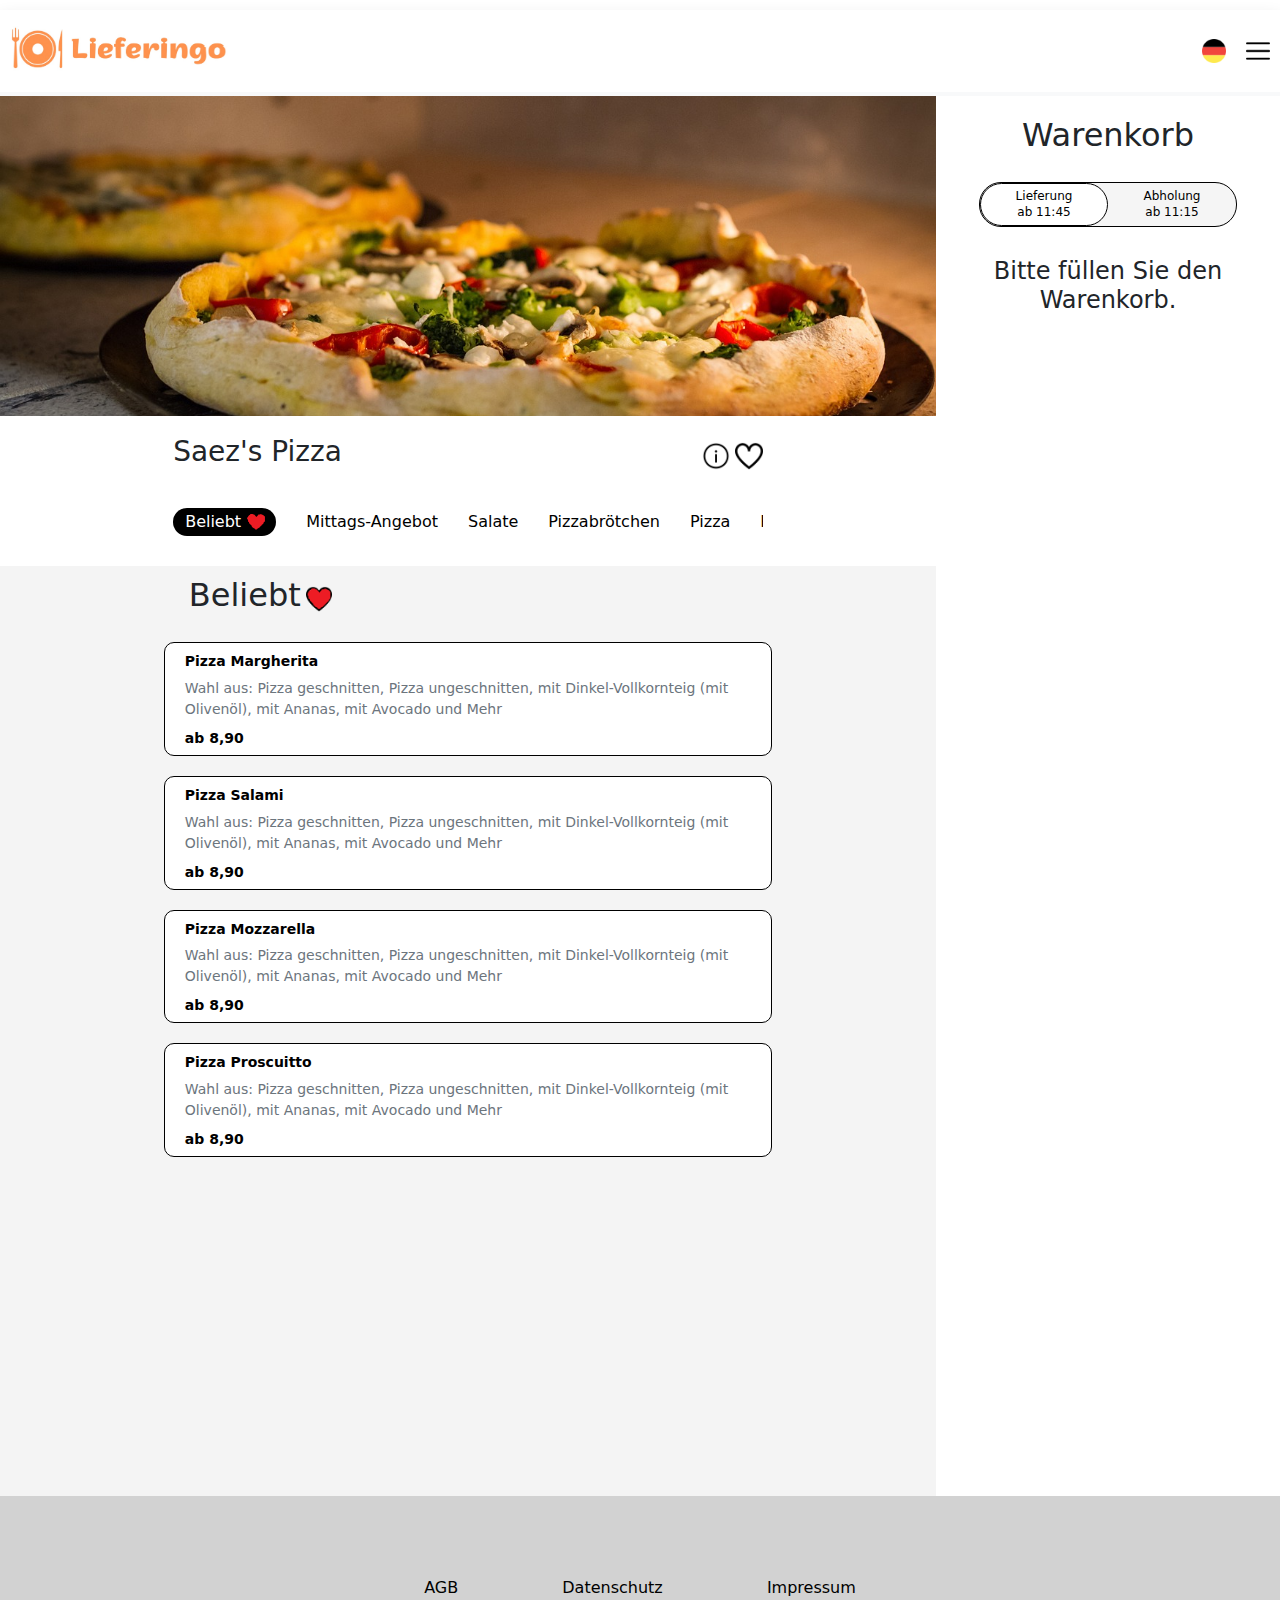
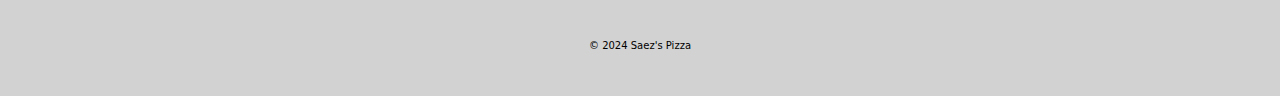
<file: index.html>
<!DOCTYPE html>
<html lang="en">

<head>
    <meta charset="UTF-8">
    <meta name="viewport" content="width=device-width, initial-scale=1.0">
    <link type="image/png" sizes="16x16" rel="icon" href="./img/logos/favicon.png">
    <link rel="stylesheet" href="./styles/style.css">
    <link href="https://cdn.jsdelivr.net/npm/bootstrap@5.3.3/dist/css/bootstrap.min.css" rel="stylesheet"
        integrity="sha384-QWTKZyjpPEjISv5WaRU9OFeRpok6YctnYmDr5pNlyT2bRjXh0JMhjY6hW+ALEwIH" crossorigin="anonymous">
    <link rel="stylesheet" href="./styles/shoppingbasket.css">
    <link rel="stylesheet" href="./styles/headerfooter.css">
    <script src="./scripts/script.js"></script>
    <script src="./scripts/shoppingbasket.js"></script>
    <title>Lieferingo</title>
</head>

<body onload="render(),renderBasket(), renderBasketMobile()">
    <section class="header shadow">
        <div class="logo">
            <a href="#"><img src="./img/logos/logo.jpg" alt="logo"></a>
        </div>

        <div class="rightmenu"><img src="./img/logos/germancircle.png" alt=""><img src="./img/logos/menu.png" alt="">
        </div>
    </section>
    <div class="separator"></div>
    <section class="contentbox">
        <div class="content">
            <div class="contentimage"><img src="./img/images/header.jpg" alt=""></div>
            <div class="companysection">
                <div class="selectionbox">
                    <div class="company">
                        <div>
                            <h3>Saez's Pizza</h3>
                        </div>
                        <div>
                            <img src="./img/logos/info.png" alt="">
                            <img src="./img/logos/heart.png" alt="">
                        </div>
                    </div>
                    <div class="menus">
                        <div class="menu, favorite"><a href="#"></a><span>Beliebt</span><img
                                src="./img/logos/heart-red.png" alt="">
                        </div>
                        <div class="menu"><a href="#">Mittags-Angebot</a></div>
                        <div class="menu"><a href="#">Salate</a></div>
                        <div class="menu"><a href="#">Pizzabrötchen</a></div>
                        <div class="menu"><a href="#">Pizza</a></div>
                        <div class="menu"><a href="#">Pasta</a></div>
                        <div class="menu"><a href="#">Aufläufe</a></div>
                        <div class="menu"><a href="#">Soucen</a></div>
                        <div class="menu"><a href="#">Kinder-Menüs</a></div>
                        <div class="menu"><a href="#">Desserts</a><span>Desserts</span></div>
                        <div class="menu"><a href="#">Alkoholfreie-Getränke</a></div>
                        <div class="menu"><a href="#">Alkoholische-Getränke</a></div>
                    </div>
                </div>
            </div>
            <div class="favorite2">
                <h2>Beliebt</h2><img src="./img/logos/heart-red.png" alt="">
            </div>
            <div id="foodcontent" class="foodselectionbox">
                <span></span>
            </div>
        </div>
        <div id="shoppingbasket" class="shoppingbasket">
            <h2>Warenkorb</h2>
            <div class="delivery">
                <div class="deliveryselection1">
                    <h6>Lieferung</h6>
                    <span>ab 11:45</span>
                </div>
                <div class="deliveryselection2">
                    <h6>Abholung</h6>
                    <span>ab 11:15</span>
                </div>
            </div>
            <div class="basketcontent" id="basketcontent">
                <div class="basketproduct" id="basketproduct">

                </div>
                <div id="priceinfoblock" class="priceinfoblock">
                    <div id="priceinfo" class="priceinfo">
                        <div class="priceinfodescription">
                            <span>Zwischensumme</span>
                            <span>Lieferkosten</span>
                            <span><b>Gesamt</b></span>
                        </div>
                        <div class="pricecalculation">
                            <span id="basketprice"></span>
                            <span id="deliveryprice"></span>
                            <span id="totalprice"><b></b></span>
                        </div>

                    </div>
                    <a onclick="localStorage.clear()" class="checkoutsum" href="orderconfirmation.html">
                        <div> <b id="checkout">Bezahlen
                                (18,00 €)</b>

                        </div>
                    </a>
                </div>
            </div>
        </div>
    </section>
    <div onchange="updatePrice()" id="dialog" class="dialog-bg d_none">
        <div id="ingredientselection" class="dialog">
            <button class="btn btn-outline-primary rounded-circle p-3 lh-1" id="close"
                onclick="closeDialog()">X</button>
            <div class="dialogheader" id="pizza">
                <h3 id="pizzaname"></h3>
            </div>
            <section class="ingredientsbox">
                <div class="priceheader">
                    <h4 id="priceheader"></h4>
                </div>
                <div id="ingredientsbox" class="ingredientselection">
                    <span>Wähle deine Größe</span>
                    <div class="custom-select">
                        <select id="sizeselection">
                        </select>
                    </div>
                    <div>
                        <span>Dein Zubereitungswusch</span>
                        <div class="custom-select">
                            <select id="preparation">
                            </select>
                        </div>
                        <div>
                            <span><b>Ihr Teig</b></span>
                            <label class="checkbox">mit Dinkel-Vollkornteig (mit Olivenöl) (+3,00 €)
                                <input id="dough" type="checkbox">
                                <span class="checkmark"></span>
                            </label>
                        </div>
                        <div>
                            <b>Ihre Extras + 1,50 €</b>
                            <div id="extrasCheckBox"></div>
                        </div>
                    </div>
            </section>
            <div class="dialogfooter">
                <div class="dialogfootercontent">
                    <svg onclick="plusQuantity()" id="plus" xmlns="http://www.w3.org/2000/svg" width="16" height="16"
                        fill="currentColor" class="bi bi-plus-circle" viewBox="0 0 16 16">
                        <path d="M8 15A7 7 0 1 1 8 1a7 7 0 0 1 0 14m0 1A8 8 0 1 0 8 0a8 8 0 0 0 0 16" />
                        <path
                            d="M8 4a.5.5 0 0 1 .5.5v3h3a.5.5 0 0 1 0 1h-3v3a.5.5 0 0 1-1 0v-3h-3a.5.5 0 0 1 0-1h3v-3A.5.5 0 0 1 8 4" />
                    </svg>
                    <h3 id="quantity">1</h3>
                    <svg onclick="minusQuantity()" id="minus" xmlns="http://www.w3.org/2000/svg" width="16" height="16"
                        fill="currentColor" class="bi bi-dash-circle" viewBox="0 0 16 16">
                        <path d="M8 15A7 7 0 1 1 8 1a7 7 0 0 1 0 14m0 1A8 8 0 1 0 8 0a8 8 0 0 0 0 16" />
                        <path d="M4 8a.5.5 0 0 1 .5-.5h7a.5.5 0 0 1 0 1h-7A.5.5 0 0 1 4 8" />
                    </svg>

                    <div id="selectedPrice" onclick="saveSelection(), renderBasket(), renderBasketMobile()"
                        class="dialogsum"> €
                    </div>
                </div>
            </div>
        </div>
    </div>
    <div id="mobilebasketbottom" class="mobilebasketbottom">
        <div onclick="openDialogMobile()" class="mobilebasket">
            <div><b id="checkoutmobile">Wahrenkorb &nbsp;</b></div>
        </div>
    </div>
    <section id="shoppingbasketmobile" class="mobilebasketcontent d_none-mobile">
        <div id="dialog-mobile" class="dialog-bg-mobile ">
            <div class="dialog-mobile">
                <div>
                    <h3>Ihre Auswahl</h3>
                </div>
                <button class="btn btn-outline-primary rounded-circle p-3 lh-1" id="closemobile"
                    onclick="closeDialogMobile()">X</button>
                <div class="mobilebasketproductscontainer" id="mobilebasketproductscontainer">
                    <div class="mobilebasketproduct" id="mobilebasketproduct"></div>
                </div>
                <div id="mobilepriceinfoblock" class="mobilepriceinfoblock">
                    <div id="mobilepriceinfo" class="priceinfo">
                        <div class="priceinfodescription">
                            <span>Zwischensumme</span>
                            <span>Lieferkosten</span>
                            <span><b>Gesamt</b></span>
                        </div>
                        <div class="pricecalculation">
                            <span id="mobilebasketprice"></span>
                            <span id="mobiledeliveryprice"></span>
                            <span id="mobiletotalprice"><b></b></span>
                        </div>
                    </div>
                    <a onclick="closeDialogMobile(), localStorage.clear()" class="order" href="orderconfirmation.html">
                        <div>
                            <h5>Jetzt Bestellen</h5>
                        </div>
                    </a>
                </div>
            </div>
        </div>
    </section>
    </div>
    </div>
    <footer>
        <div class="footerlinks">
            <div class="footercontent">
                <div><a href="#">AGB</a></div>
                <div><a href="#">Datenschutz</a></div>
                <div><a href="#">Impressum</a></div>
            </div>
            <div>
                <h6>© 2024 Saez's Pizza</h6>
            </div>
    </footer>
</body>

</html>
</file>
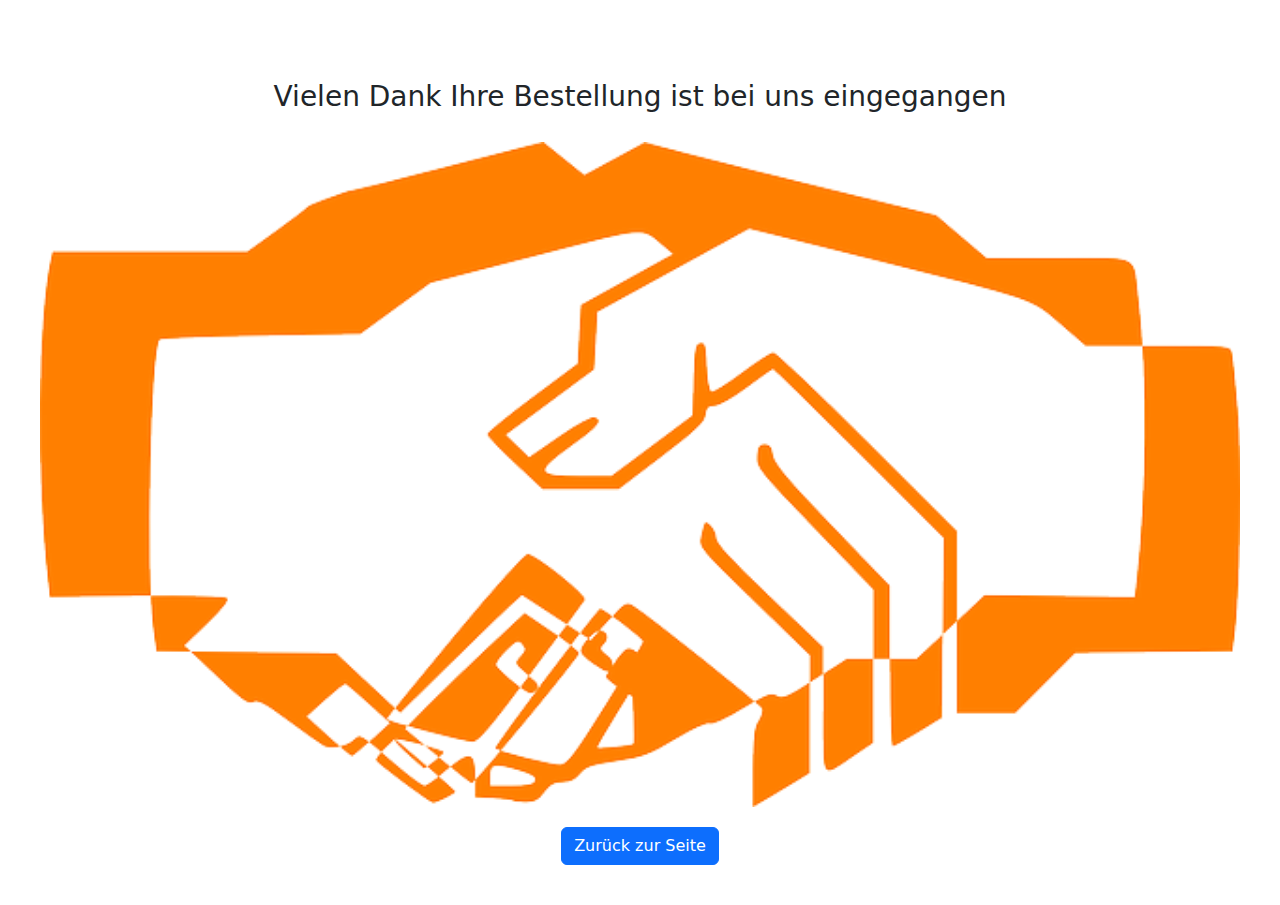
<file: orderconfirmation.html>
<!DOCTYPE html>
<html lang="en">

<head>
    <meta charset="UTF-8">
    <meta name="viewport" content="width=device-width, initial-scale=1.0">
    <link type="image/png" sizes="16x16" rel="icon" href="./img/logos/favicon.png">
    <link rel="stylesheet" href="./styles/orderconfirmation.css">
    <link href="https://cdn.jsdelivr.net/npm/bootstrap@5.3.3/dist/css/bootstrap.min.css" rel="stylesheet"
        integrity="sha384-QWTKZyjpPEjISv5WaRU9OFeRpok6YctnYmDr5pNlyT2bRjXh0JMhjY6hW+ALEwIH" crossorigin="anonymous">
    <title>Bestellbestätigung</title>
</head>

<body>
    <section class="orderconfirmation">
        <h3>Vielen Dank Ihre Bestellung ist bei uns eingegangen</h3>
        <img src="./img/images/handshake.png" alt="">
        <button class="btn btn-primary"><a href="index.html">Zurück zur Seite</a></button>
    </section>
</body>

</html>
</file>
<file: styles/style.css>
@font-face {
    font-display: swap;
    font-family: 'Roboto';
    font-style: bold;
    font-weight: 700;
    src: url('../fonts/Roboto/Roboto-Bold.ttf') format('truetype');
}

@font-face {
    font-display: swap;
    font-family: 'Roboto';
    font-style: normal;
    font-weight: 400;
    src: url('../fonts/Roboto/Roboto-Regular.ttf') format('truetype');
}

html,
body {
    margin: 0;
    margin-top: 10px;
    font-family: "Roboto";
    font-style: normal;
    width: 100%;
}

h6 {
    padding-top: 10px;
}

.logo img {
    height: 50px;
    margin-left: 10px;
    cursor: pointer;
}

.rightmenu {
    display: flex;
    height: 24px;
    justify-content: space-evenly;
    gap: 20px;
    margin-right: 10px;
    cursor: pointer;
}

.contentbox {
    display: flex;
}

.content {
    width: 100%;
    background-color: rgb(244, 244, 244);
    height: 1400px;
    max-width: calc(100% - 344px);
    display: flex;
    flex-direction: column;
    align-items: center;
}

.contentimage {
    width: 100%;
}

.contentimage img {
    height: 320px;
    width: 100%;
    object-fit: cover;
}

.companysection {
    width: 100%;
}

.selectionbox {
    height: 150px;
    width: 100%;
    display: flex;
    flex-direction: column;
    justify-content: space-evenly;
    background-color: white;
    align-items: center;
}

.company {
    display: flex;
    justify-content: space-between;
    align-items: center;
    width: 63%;
}

.company img {
    height: 28px;
    cursor: pointer;
}

.menus {
    display: flex;
    align-items: center;
    overflow: auto;
    white-space: nowrap;
    gap: 30px;
    margin-left: 20px;
    margin-right: 20px;
    height: 50px;
    width: 63%;
}

.favorite {
    display: flex;
    align-items: center;
    background-color: black;
    color: white;
    padding: 2px;
    border-radius: 15px;
    padding-left: 12px;
    padding-right: 10px;
}

.favorite img {
    height: 20px;
    padding-left: 5px;
}

.favorite2 {
    display: flex;
    align-items: center;
    padding-left: 25px;
    padding-right: 10px;
    margin-top: 10px;
    width: 65%;
}

.favorite2 img {
    height: 26px;
    padding-left: 5px;
}

.foodcontent {
    border: 1px solid;
    border-radius: 10px;
    color: black;
    background-color: white;
    display: flex;
    flex-direction: column;
    justify-content: center;
    width: auto;
    margin: auto;
    padding-left: 20px;
    padding-right: 20px;
    cursor: pointer;
    height: auto;
    margin-left: 20px;
    margin-right: 20px;
    margin-top: 20px;
    width: 65%;
}

.foodcontent span {
    font-size: 14px;
    color: #6c757d;
}

.foodselectionbox {
    display: flex;
    flex-direction: column;
    align-items: center;
    width: 100%;
}

.dialog-bg {
    background-color: rgba(0, 0, 0, 0.2);
    z-index: 999;
    position: fixed;
    left: 0;
    right: 0;
    bottom: 0;
    top: 0;
    display: flex;
    justify-content: center;
    align-items: center;
}

.dialog {
    border-bottom-left-radius: 16px;
    border-bottom-right-radius: 16px;
    border-top-left-radius: 16px;
    border-top-right-radius: 16px;
    box-sizing: border-box;
    color: rgb(36, 46, 48);
    background-color: rgb(236, 234, 234);
    display: flex;
    flex-direction: column;
    height: 769px;
    line-height: 20px;
    /* margin-bottom: 40px; */
    max-height: calc(100% - 160px);
    max-width: 600px;
    min-height: 196px;
    opacity: 1;
    position: relative;
    text-rendering: optimizelegibility;
    /* top: 80px;
    /* transform: matrix(1, 0, 0, 1, 0, 0);
    transition-behavior: normal, normal, normal;
    transition-delay: 0s, 0s, 0s;
    transition-duration: 0.25s, 0.25s, 0.25s;
    transition-property: transform, opacity, transform;
    transition-timing-function: cubic-bezier(0.45, 0, 0.55, 1), cubic-bezier(0.45, 0, 0.55, 1), cubic-bezier(0.45, 0, 0.55, 1); */
    width: 600px;
    z-index: 4006;
}

.dialog button {
    position: absolute;
    top: 15px;
    right: 2%;
    width: 50px;
}

.dialog h1 {
    margin-top: 0px;
}

.d_none {
    display: none;
}

.ingredientselection {
    display: flex;
    flex-direction: column;
    width: 100%;
    padding-left: 20px;
    height: 700px;
    overflow: auto;
}

.ingredientsbox {
    height: 700px;
    overflow: auto;
}

.ingredientselection span {
    padding-top: 20px;
}

.custom-select {
    margin-bottom: 30px;
}

.custom-select select {
    width: 94%;
    border-radius: 10px;
    padding-left: 10px;
    margin-top: 10px;
    height: 40px;
}

/* The container */
.checkbox {
    display: block;
    position: relative;
    padding-left: 35px;
    margin-bottom: 12px;
    cursor: pointer;
    -webkit-user-select: none;
    -moz-user-select: none;
    -ms-user-select: none;
    user-select: none;
    margin-top: 20px;
}

/* Hide the browser's default checkbox */
.checkbox input {
    position: absolute;
    opacity: 0;
    cursor: pointer;
    height: 0;
    width: 0;
}

/* Create a custom checkbox */
.checkmark {
    position: absolute;
    top: 0;
    left: 0;
    height: 21px;
    width: 22px;
    background-color: #ffffff;
}

/* On mouse-over, add a grey background color */
.checkbox:hover input~.checkmark {
    background-color: #ccc;
}

/* When the checkbox is checked, add a blue background */
.checkbox input:checked~.checkmark {
    background-color: #2196F3;
}

/* Create the checkmark/indicator (hidden when not checked) */
.checkmark:after {
    content: "";
    position: absolute;
    display: none;
}

/* Show the checkmark when checked */
.checkbox input:checked~.checkmark:after {
    display: block;
}

/* Style the checkmark/indicator */
.checkbox .checkmark:after {
    left: 9px;
    top: 5px;
    width: 5px;
    height: 10px;
    border: solid white;
    border-width: 0 3px 3px 0;
    -webkit-transform: rotate(45deg);
    -ms-transform: rotate(45deg);
    transform: rotate(45deg);
}

.dialogfootercontent {
    display: flex;
    justify-content: space-around;
    align-items: center;
}

.trash {
    height: 16px;
    width: 16px;
    cursor: pointer;
}

@media (max-width:450px) {
    .footercontent {
        display: flex;
        justify-content: space-evenly;
        width: 50%;
        margin-bottom: 0px !important;
        flex-direction: column;
        align-items: center;
    }
}
</file>
<file: styles/shoppingbasket.css>
.shoppingbasket {
    position: sticky;
    width: 344px;
    height: 100%;
    background-color: white;
    top: 0px;
    display: flex;
    justify-content: flex-start;
    flex-direction: column;
    align-items: center;
    padding-top: 20px;
}

.delivery {
    display: flex;
    border: 1px solid;
    border-radius: 22px;
    color: black;
    height: 45px;
    align-items: center;
    width: 75%;
    justify-content: space-between;
    background-color: rgb(245 245 245);
    cursor: pointer;
    margin-top: 20px;
}

.delivery span {
    font-size: 12px;
}

.delivery h6 {
    margin: 0;
    font-size: 12px;
    padding-top: 0;
}

.deliveryselection1 {
    display: flex;
    flex-direction: column;
    align-items: center;
    border: 1px solid;
    border-radius: 22px;
    color: black;
    background-color: white;
    width: 50%;
    height: 100%;
    justify-content: center;
}

.deliveryselection2 {
    display: flex;
    flex-direction: column;
    align-items: center;
    color: black;
    width: 50%;
    height: 98%;
    justify-content: center;
}

.delivery :hover :active {
    background-color: rgb(217 217 217);
    border-radius: 22px;
}

.products {
    display: flex;
    font-size: 14px;
    justify-content: center;
    gap: 10px;
}

.products img {
    cursor: pointer;
    height: 20px;
}

svg {
    cursor: pointer;
}

.basketproduct {
    width: 100%;
    padding-left: 10px;
    padding-right: 10px;
}

.basketproduct h4 {
    text-align: center;
}

.basketcontent {
    margin-top: 30px;
    width: 95%;
}

.productsdescription {
    margin-top: 5px;
    font-size: 14px;
    padding-left: 20px;
    padding-right: 20px;
    text-align: center;
    width: 100%;
    margin-bottom: 10px;
}

.addproduct {
    display: flex;
    align-items: center;
    flex-direction: row;
    width: 94%;
    justify-content: center;
    gap: 15px;
}

.addproduct h6 .addproduct svg {
    height: 16px;
    width: 16px;
    cursor: pointer;
}

.priceinfoblock {
    display: flex;
    flex-direction: column;
    align-items: center;
}

.priceinfo {
    display: flex;
    margin-top: 40px;
    width: 94%;
    justify-content: space-between;
}

.priceinfodescription {
    display: flex;
    flex-direction: column;
}

.pricecalculation {
    display: flex;
    flex-direction: column;
    align-items: flex-end;
}

.checkoutsum {
    background-color: #2196F3;
    height: 50px;
    width: 94%;
    color: white;
    display: flex;
    align-items: center;
    justify-content: center;
    border-radius: 36px;
    /* font-size: 20px; */
    cursor: pointer;
    margin-top: 15px;
    margin-bottom: 15px;
}

.checkoutsum a {
    color: white;
    text-decoration: none;
}

.mobilebasketbottom {
    display: none !important;
}

.mobilebasketcontent {
    display: none;
}

@media (max-width:1025px) {
    .shoppingbasket {
        display: none;
    }

    .content {
        max-width: 100%;
    }

    .foodcontent {
        width: 85%;
    }

    .mobilebasketbottom {
        display: flex !important;
        align-items: center;
        justify-content: center;
        left: 0;
        right: 0;
        top: 0;
        bottom: 0;
        position: sticky;
        z-index: 998;
        padding-bottom: 10px;
        background-color: rgb(244, 244, 244);
    }

    .mobilebasketcontent {
        display: block;
    }

    .mobilebasket {
        background-color: #2196F3;
        display: flex;
        align-items: center;
        box-shadow: 0px -3px 8px rgba(0, 0, 0, 0.4);
        height: 50px;
        width: 98%;
        cursor: pointer;
        border-radius: 25px;
        justify-content: center;
        color: white;
    }

    .dialog-bg-mobile {
        background-color: rgba(0, 0, 0, 0.2);
        z-index: 999;
        position: fixed;
        left: 0;
        right: 0;
        bottom: 0;
        top: 0;
        display: flex;
        justify-content: center;
        align-items: center;
    }

    .dialog-mobile {
        border-bottom-left-radius: 16px;
        border-bottom-right-radius: 16px;
        border-top-left-radius: 16px;
        border-top-right-radius: 16px;
        box-sizing: border-box;
        color: rgb(36, 46, 48);
        background-color: rgb(252, 252, 252);
        display: flex;
        height: auto;
        line-height: 20px;
        max-height: calc(100% - 160px);
        max-width: 90%;
        min-height: 40%;
        opacity: 1;
        position: relative;
        text-rendering: optimizelegibility;
        width: 800px;
        justify-content: space-between;
        align-items: center;
        flex-direction: column;
        padding-top: 15px;
        /* transform: matrix(1, 0, 0, 1, 0, 0);
        transition-behavior: normal, normal, normal;
        transition-delay: 0s, 0s, 0s;
        transition-duration: 0.25s, 0.25s, 0.25s;
        transition-property: transform, opacity, transform;
        transition-timing-function: cubic-bezier(0.45, 0, 0.55, 1), cubic-bezier(0.45, 0, 0.55, 1), cubic-bezier(0.45, 0, 0.55, 1); */
    }

    .dialog button {
        position: absolute;
        top: 15px;
        right: 2%;
        width: 50px;
    }

    .dialog-mobile button {
        position: absolute;
        top: 15px;
        right: 2%;
        width: 50px;
    }

    .dialog h1 {
        margin-top: 0px;
    }

    .d_none-mobile {
        display: none;
    }

    .order {
        background-color: #2196F3;
        height: 50px;
        width: 90%;
        color: white;
        display: flex;
        align-items: center;
        justify-content: center;
        border-radius: 36px;
        font-size: 32px;
        cursor: pointer;
        margin-bottom: 10px;
    }

    .order a {
        color: white;
    }

    .mobilebasketproduct {
        padding: 20px;
        width: 100%;
    }

    .mobilepriceinfoblock {
        width: 65%;
        display: flex;
        flex-direction: column;
        align-items: center;
    }

    .priceinfo {
        display: flex;
        margin-top: 0 !important;
        margin-bottom: 10px;
    }

    .mobilepriceinfoblock span {
        font-size: 14px;
    }

    .addproduct {
        margin-top: 0px !important;
        align-items: stretch;
    }

    .addproduct img {
        cursor: pointer;
    }
}
</file>
<file: styles/headerfooter.css>
a {
    text-decoration: none;
    color: black;
}

h5 {
    font-size: 14px;
    margin-top: 10px;
}

h6 {
    color: black;
    font-size: 10px;
}

.header {
    display: flex;
    justify-content: space-between;
    align-items: center;
    height: 82px;
}

footer {
    height: 200px;
    background-color: rgb(210, 210, 210);
    color: white;
    display: flex;
    flex-direction: column;
    padding-top: 80px;
    padding-bottom: 5px;
}

.footerlinks {
    display: flex;
    flex-direction: column;
    align-items: center;
}

.footercontent {
    display: flex;
    justify-content: space-evenly;
    width: 50%;
    margin-bottom: 30px;
}

.separator {
    background-color: #f8f9fa;
    height: 4px;
}

.dialogheader {
    height: 80px;
    background-color: white;
    padding: 15px;
    border-top-left-radius: 16px;
    border-top-right-radius: 16px;
    top: 0px;
    right: 0px;
    left: 0px;
}

.dialogfooter {
    position: absolute;
    bottom: 0px;
    height: 100px;
    background-color: white;
    padding: 15px;
    border-bottom-left-radius: 16px;
    border-bottom-right-radius: 16px;
    right: 0;
    left: 0;
}

.dialogsum {
    background-color: #2196F3;
    height: 50px;
    width: 60%;
    color: white;
    display: flex;
    align-items: center;
    justify-content: center;
    border-radius: 36px;
    font-size: 32px;
    cursor: pointer;
}

.dialogfootercontent svg {
    height: 32px;
    width: 32px;
    cursor: pointer;
}

.priceheader {
    height: 40px;
    background-color: white;
    padding-left: 15px;
}
</file>
<file: styles/orderconfirmation.css>
.orderconfirmation {
    display: flex;
    flex-direction: column;
    align-items: center;
    margin-top: 40px;
    gap: 20px;
    padding: 40px;
    text-align: center;
}

.orderconfirmation img {
    object-fit: cover;
    width: 100%;
}

a {
    color: #fff !important;
    text-decoration: none !important;
}
</file>
